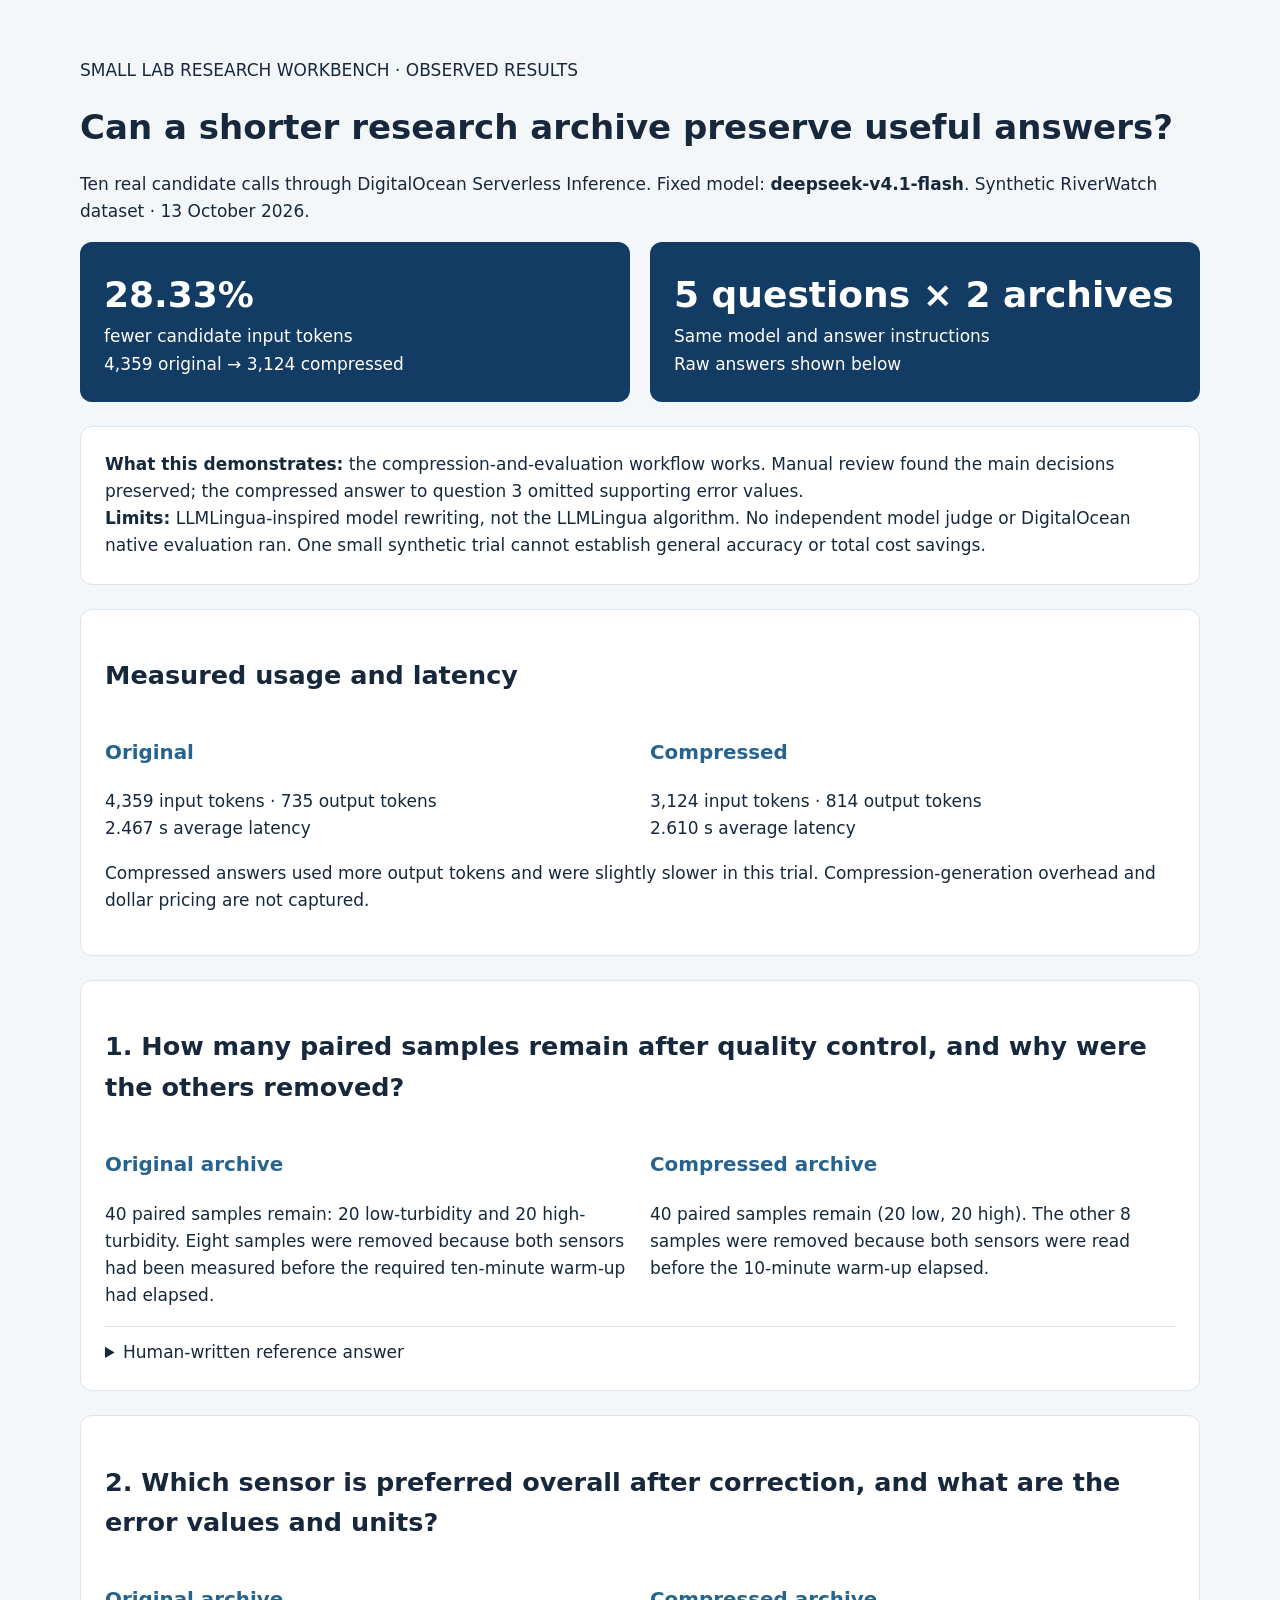
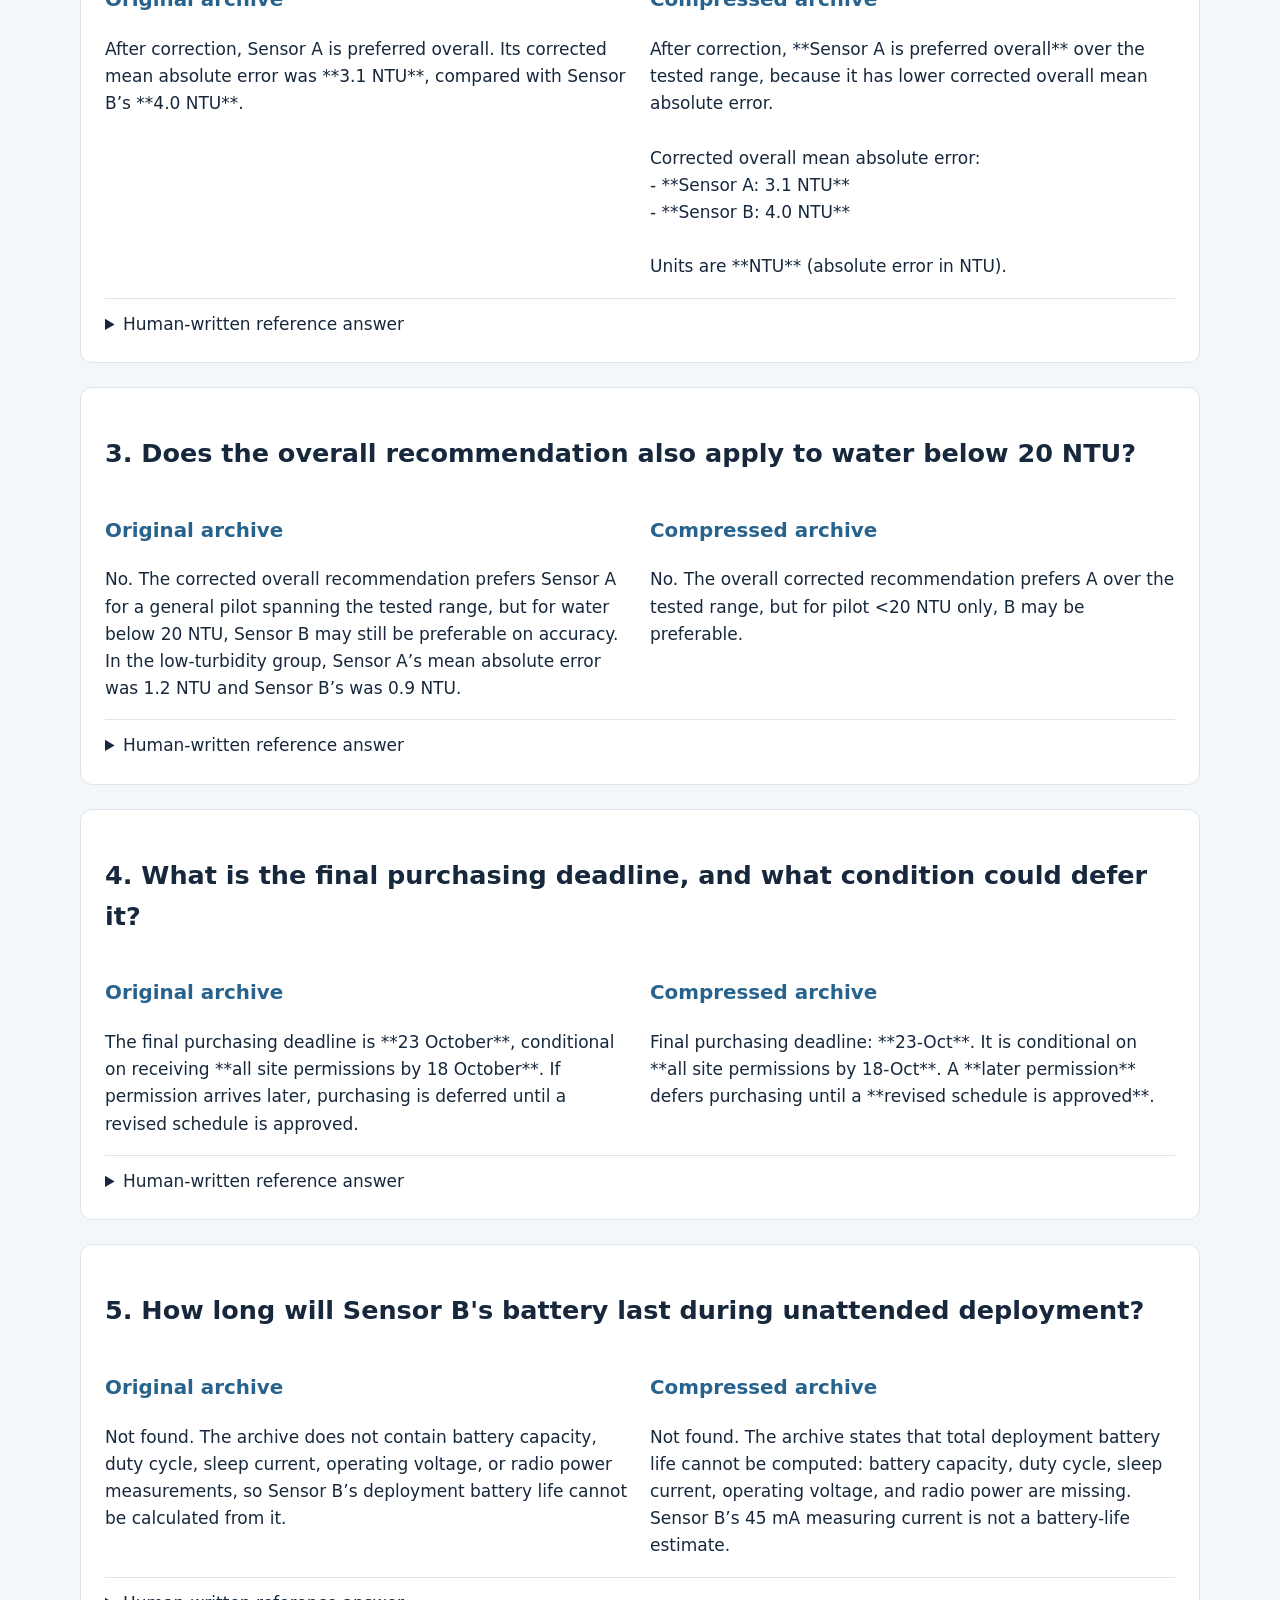
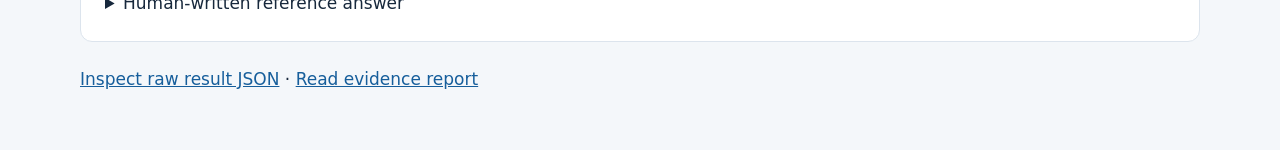
<file: evaluation/results/comparison.html>
<!doctype html><html lang="en"><meta charset="utf-8"><meta name="viewport" content="width=device-width,initial-scale=1"><title>Small Lab Research Workbench — Evaluation Evidence</title><style>body{font:17px/1.6 system-ui,sans-serif;background:#f4f7fa;color:#17283c;margin:0}main{max-width:1120px;margin:auto;padding:40px 24px}h1{line-height:1.2}section,.note{background:white;padding:24px;margin:24px 0;border:1px solid #dce4ed;border-radius:12px}.stats,.pair{display:grid;grid-template-columns:repeat(2,1fr);gap:20px}.stats article{background:#123c63;color:white;border-radius:12px;padding:24px}.big{font-size:36px;font-weight:750}article p{white-space:pre-wrap}h3{color:#28638d}details{border-top:1px solid #dce4ed;padding-top:12px}a{color:#165e9b}@media(max-width:650px){.stats,.pair{grid-template-columns:1fr}} </style><main><p>SMALL LAB RESEARCH WORKBENCH · OBSERVED RESULTS</p><h1>Can a shorter research archive preserve useful answers?</h1><p>Ten real candidate calls through DigitalOcean Serverless Inference. Fixed model: <strong>deepseek-v4.1-flash</strong>. Synthetic RiverWatch dataset · 13 October 2026.</p><div class="stats"><article><div class="big">28.33%</div>fewer candidate input tokens<br>4,359 original → 3,124 compressed</article><article><div class="big">5 questions × 2 archives</div>Same model and answer instructions<br>Raw answers shown below</article></div><div class="note"><strong>What this demonstrates:</strong> the compression-and-evaluation workflow works. Manual review found the main decisions preserved; the compressed answer to question 3 omitted supporting error values.<br><strong>Limits:</strong> LLMLingua-inspired model rewriting, not the LLMLingua algorithm. No independent model judge or DigitalOcean native evaluation ran. One small synthetic trial cannot establish general accuracy or total cost savings.</div><section><h2>Measured usage and latency</h2><div class="pair"><article><h3>Original</h3>4,359 input tokens · 735 output tokens<br>2.467 s average latency</article><article><h3>Compressed</h3>3,124 input tokens · 814 output tokens<br>2.610 s average latency</article></div><p>Compressed answers used more output tokens and were slightly slower in this trial. Compression-generation overhead and dollar pricing are not captured.</p></section><section><h2>1. How many paired samples remain after quality control, and why were the others removed?</h2><div class="pair"><article><h3>Original archive</h3><p>40 paired samples remain: 20 low-turbidity and 20 high-turbidity. Eight samples were removed because both sensors had been measured before the required ten-minute warm-up had elapsed.</p></article><article><h3>Compressed archive</h3><p>40 paired samples remain (20 low, 20 high). The other 8 samples were removed because both sensors were read before the 10-minute warm-up elapsed.</p></article></div><details><summary>Human-written reference answer</summary><p>40 paired samples remain. Eight of the original 48 were excluded because both sensors were measured before the ten-minute warm-up had elapsed. The retained samples comprise 20 low-turbidity and 20 high-turbidity samples.</p></details></section><section><h2>2. Which sensor is preferred overall after correction, and what are the error values and units?</h2><div class="pair"><article><h3>Original archive</h3><p>After correction, Sensor A is preferred overall. Its corrected mean absolute error was **3.1 NTU**, compared with Sensor B’s **4.0 NTU**.</p></article><article><h3>Compressed archive</h3><p>After correction, **Sensor A is preferred overall** over the tested range, because it has lower corrected overall mean absolute error.

Corrected overall mean absolute error:
- **Sensor A: 3.1 NTU**
- **Sensor B: 4.0 NTU**

Units are **NTU** (absolute error in NTU).</p></article></div><details><summary>Human-written reference answer</summary><p>Sensor A is preferred for a general pilot spanning the tested range. Its corrected mean absolute error is 3.1 NTU, compared with Sensor B&#x27;s 4.0 NTU, across the 40 retained paired samples. The initial provisional preference for B used warm-up readings and was superseded.</p></details></section><section><h2>3. Does the overall recommendation also apply to water below 20 NTU?</h2><div class="pair"><article><h3>Original archive</h3><p>No. The corrected overall recommendation prefers Sensor A for a general pilot spanning the tested range, but for water below 20 NTU, Sensor B may still be preferable on accuracy. In the low-turbidity group, Sensor A’s mean absolute error was 1.2 NTU and Sensor B’s was 0.9 NTU.</p></article><article><h3>Compressed archive</h3><p>No. The overall corrected recommendation prefers A over the tested range, but for pilot &lt;20 NTU only, B may be preferable.</p></article></div><details><summary>Human-written reference answer</summary><p>Not necessarily. Below 20 NTU, Sensor B has the lower mean absolute error, 0.9 NTU versus Sensor A&#x27;s 1.2 NTU, so B may be preferable for a pilot restricted to that subgroup. Above or equal to 20 and up to 100 NTU, A&#x27;s error is 5.0 NTU versus B&#x27;s 7.1 NTU.</p></details></section><section><h2>4. What is the final purchasing deadline, and what condition could defer it?</h2><div class="pair"><article><h3>Original archive</h3><p>The final purchasing deadline is **23 October**, conditional on receiving **all site permissions by 18 October**. If permission arrives later, purchasing is deferred until a revised schedule is approved.</p></article><article><h3>Compressed archive</h3><p>Final purchasing deadline: **23-Oct**. It is conditional on **all site permissions by 18-Oct**. A **later permission** defers purchasing until a **revised schedule is approved**.</p></article></div><details><summary>Human-written reference answer</summary><p>The later memo sets 23 October as the final deadline, conditional on receiving all site permissions by 18 October. Later permission requires purchasing to be deferred until a revised schedule is approved. The draft 20 October date is superseded.</p></details></section><section><h2>5. How long will Sensor B&#x27;s battery last during unattended deployment?</h2><div class="pair"><article><h3>Original archive</h3><p>Not found. The archive does not contain battery capacity, duty cycle, sleep current, operating voltage, or radio power measurements, so Sensor B’s deployment battery life cannot be calculated from it.</p></article><article><h3>Compressed archive</h3><p>Not found. The archive states that total deployment battery life cannot be computed: battery capacity, duty cycle, sleep current, operating voltage, and radio power are missing. Sensor B’s 45 mA measuring current is not a battery-life estimate.</p></article></div><details><summary>Human-written reference answer</summary><p>Not found / cannot be calculated from this archive. The 45 mA figure is only measurement-mode current. Battery capacity, duty cycle, sleep current, voltage and radio power are missing, and continuous unattended field reliability was not tested.</p></details></section><p><a href="deepseek-v4.1-flash-20261013-retry.json">Inspect raw result JSON</a> · <a href="REPORT.md">Read evidence report</a></p></main></html>
</file>
